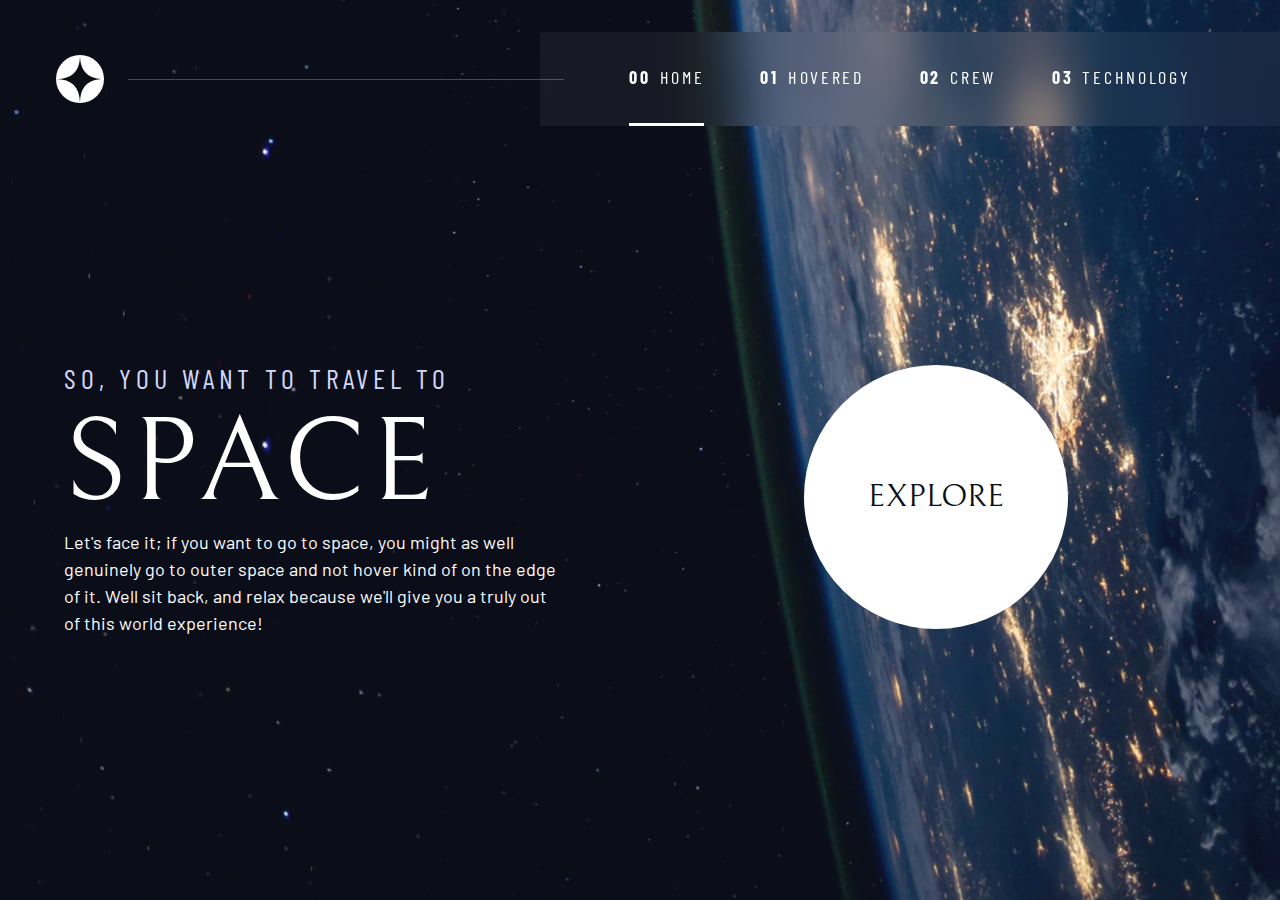
<file: index.html>
<!DOCTYPE html>
<html lang="en">
<head>
    <meta charset="UTF-8">
    <meta http-equiv="X-UA-Compatible" content="IE=edge">
    <meta name="viewport" content="width=device-width, initial-scale=1.0">
    <title>Frontend Mentor | Space tourism website</title>
    <link rel="icon" type="image/png" sizes="32x32" href="./assets/favicon-32x32.png">

    <!-- Google fonts -->
    <link rel="preconnect" href="https://fonts.googleapis.com">
    <link rel="preconnect" href="https://fonts.gstatic.com" crossorigin>
    <link href="https://fonts.googleapis.com/css2?family=Barlow+Condensed:wght@400;700&family=Bellefair&family=Barlow:wght@400;700&display=swap" rel="stylesheet">
    
    <!-- Mi hoja de estilos -->
    <link rel="stylesheet" href="index.css">

</head>
<body class="home">
    <header class="primary-header flex">
        <div>
            <img src="./assets/shared/logo.svg" alt="space tourism logo" class="logo">
        </div>
        <nav>
            <ul class="primary-navigation underline-indicators flex">
                <li class="active"><a class="ff-sans-cond uppercase text-white letter-spacing-2" href="index.html"><span>00</span>Home</a></li>
                <li><a class="ff-sans-cond uppercase text-white letter-spacing-2" href="destination.html"><span>01</span>Hovered</a></li>
                <li><a class="ff-sans-cond uppercase text-white letter-spacing-2" href="crew.html"><span>02</span>Crew</a></li>
                <li><a class="ff-sans-cond uppercase text-white letter-spacing-2" href="technology.html"><span>03</span>Technology</a></li>
            </ul>
        </nav>
    </header>

 
    <div class="grid-container">
        <div>
            <h1 class="text-accent fs-500 ff-sans-cond uppercase letter-spacing-1">So, you want to travel to
            <span class="fs-900 ff-serif text-white">Space</span></h1>
            <p>Let's face it; if you want to go to space, you might as well genuinely go to outer space and not hover kind of on the edge of it. Well sit back, and relax because we'll give you a truly out of this world experience! </p>
        </div>
        <div>
            <a href="#" class="large-button uppercase ff-serif fs-600 text-dark bg-white">Explore</a>
        </div>
        
    </div>

</body> 
</html>
</file>
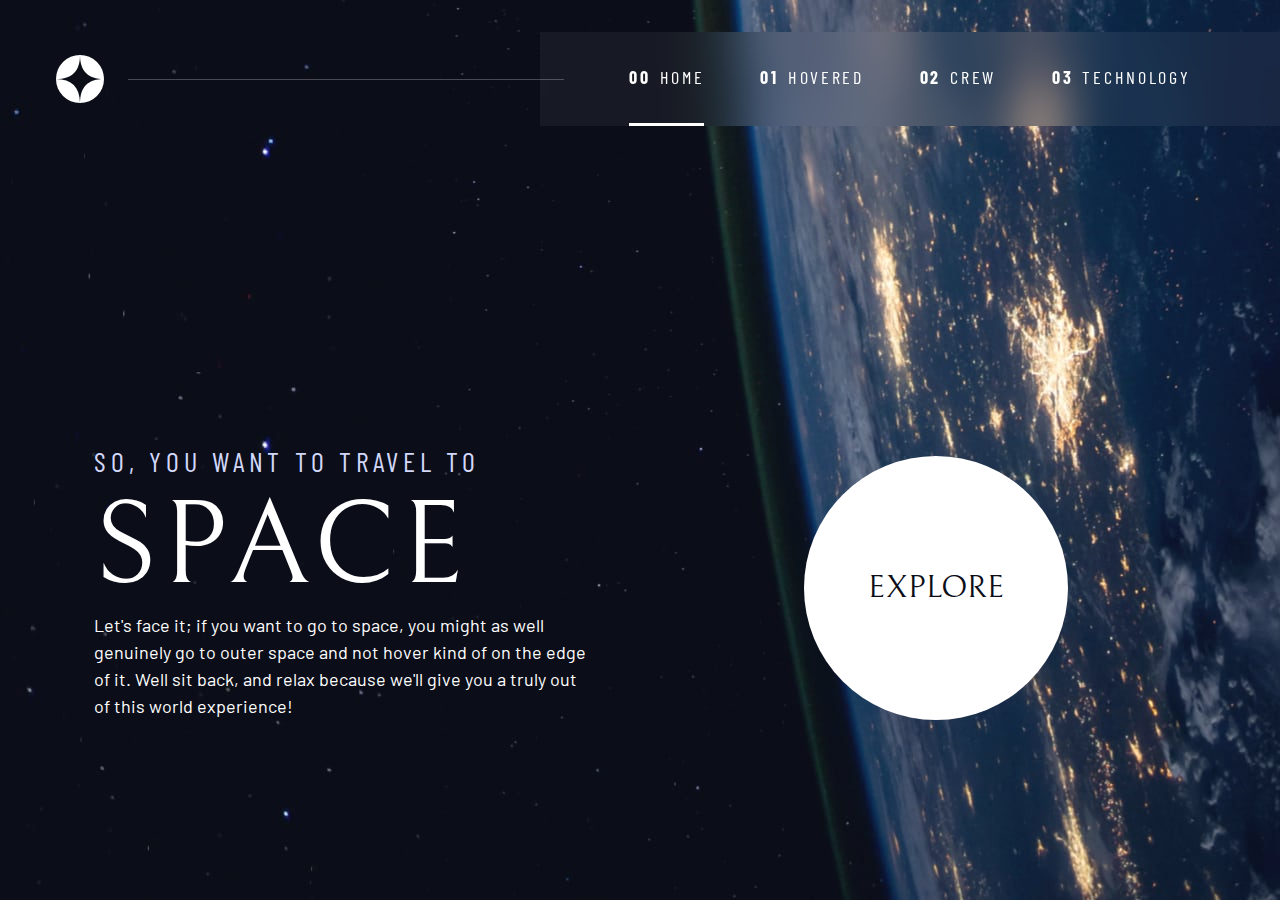
<file: home.html>
<!DOCTYPE html>
<html lang="en">
<head>
    <meta charset="UTF-8">
    <meta http-equiv="X-UA-Compatible" content="IE=edge">
    <meta name="viewport" content="width=device-width, initial-scale=1.0">
    <title>Frontend Mentor | Space tourism website</title>
    <link rel="icon" type="image/png" sizes="32x32" href="./assets/favicon-32x32.png">

    <!-- Google fonts -->
    <link rel="preconnect" href="https://fonts.googleapis.com">
    <link rel="preconnect" href="https://fonts.gstatic.com" crossorigin>
    <link href="https://fonts.googleapis.com/css2?family=Barlow+Condensed:wght@400;700&family=Bellefair&family=Barlow:wght@400;700&display=swap" rel="stylesheet">
    
    <!-- Mi hoja de estilos -->
    <link rel="stylesheet" href="index.css">

    <!-- Mi hoja de scripts -->
    <script src="index.js" defer></script>
</head>
<body class="home">
    <a class="skip-to-content" href="#main">Skip to content</a>
    <header class="primary-header flex">
        <div>
            <img src="./assets/shared/logo.svg" alt="space tourism logo" class="logo">
        </div>
        <button id="mobile-nav-toggle" class="mobile-nav-toggle" aria-controls="primary-navigation"><span class="sr-only" aria-expanded="false">Menu</span></button>
        <nav>
            <ul id="primary-navigation" mostrar-menu-mobile="false" class="primary-navigation underline-indicators flex">
                <li class="active"><a class="ff-sans-cond uppercase text-white letter-spacing-2" href="home.html"><span aria-hidden="true">00</span>Home</a></li>
                <li><a class="ff-sans-cond uppercase text-white letter-spacing-2" href="destination.html"><span aria-hidden="true">01</span>Hovered</a></li>
                <li><a class="ff-sans-cond uppercase text-white letter-spacing-2" href="crew.html"><span aria-hidden="true">02</span>Crew</a></li>
                <li><a class="ff-sans-cond uppercase text-white letter-spacing-2" href="technology.html"><span aria-hidden="true">03</span>Technology</a></li>
            </ul>
        </nav>
    </header>
 
    <main id="main" class="grid-container grid-container--home">
        <div>
            <h1 class="text-accent fs-500 ff-sans-cond uppercase letter-spacing-1">So, you want to travel to
            <span class="d-block fs-900 ff-serif text-white">Space</span></h1>
            <p>Let's face it; if you want to go to space, you might as well genuinely go to outer space and not hover kind of on the edge of it. Well sit back, and relax because we'll give you a truly out of this world experience! </p>
        </div>
        <div>
            <a href="#" class="large-button uppercase ff-serif fs-600 text-dark bg-white">Explore</a>
        </div>
    </main>

</body> 
</html>
</file>
<file: index.css>
/* ------------------------- */
/* --- Custom properties --- */
/* ------------------------- */

:root {
    /* colors */
    --clr-dark: 230 35% 7%;
    --clr-light: 231 77% 90%;
    --clr-white: 0 0% 100%;

    /* font-sizes for Mobiles */
    --fs-900: clamp(5rem, 8vw + 1rem, 9.375rem);
    --fs-800: 3.5rem;
    --fs-700: 1.5rem;
    --fs-600: 1rem;
    --fs-500: 1rem;
    --fs-400: 0.9375rem;
    --fs-300: 1rem;
    --fs-200: 0.875rem;

    /* font-families */
    --ff-serif: "Bellefair", serif;
    --ff-sans-cond: "Barlow Condensed", sans-serif;
    --ff-sans-normal: "Barlow", sans-serif;
}

@media (min-width: 35em) {
  :root {
    /* font-sizes for Tablets */
      --fs-800: 5rem;
      --fs-700: 2.5rem;
      --fs-600: 1.5rem;
      --fs-500: 1.25rem;
      --fs-400: 1rem;
  }
}

@media (min-width: 45em) {
  :root {
      /* font-sizes for PC */
      --fs-800: 6.25rem;
      --fs-700: 3.5rem;
      --fs-600: 2rem;
      --fs-500: 1.75rem;
      --fs-400: 1.125rem;
  }
}



/* --------------------- */
/* --- Reset Classes --- */
/* --------------------- */

/* Box sizing rules */
*,
*::before,
*::after {
  box-sizing: border-box;
}

/* Reset margins */
body,
h1,
h2,
h3,
h4,
h5,
p,
figure,
picture {
    margin: 0; 
}

h1,
h2,
h3,
h4,
h5,
h6,
p {
    font-weight: 400;
}



/* Remove list styles on ul, ol elements with a list role, which suggests default styling will be removed */
ul[role='list'],
ol[role='list'] {
  list-style: none;
}

/* Set core root defaults */
html:focus-within {
  scroll-behavior: smooth;
}

/* Set core body defaults */
body {
  font-family: var(--ff-sans-normal);
  font-size: var(--fs-400);
  color: hsl( var(--clr-white) );
  background-color: hsl( var(--clr-dark) );
  line-height: 1.5;
  min-height: 100vh;
  
  display: grid;
  grid-template-rows: min-content 1fr;
  
  overflow-x: hidden;
}

/* A elements that don't have a class get default styles */
a:not([class]) {
  text-decoration-skip-ink: auto;
}

/* Make images easier to work with */
img,
picture {
  max-width: 100%;
  display: block;
}

/* Inherit fonts for inputs and buttons */
input,
button,
textarea,
select {
  font: inherit;
}

/* Remove all animations, transitions and smooth scroll for people that prefer not to see them */
@media (prefers-reduced-motion: reduce) {
  html:focus-within {
   scroll-behavior: auto;
  }
  
  *,
  *::before,
  *::after {
    animation-duration: 0.01ms !important;
    animation-iteration-count: 1 !important;
    transition-duration: 0.01ms !important;
    scroll-behavior: auto !important;
  }
}



/* ----------------------- */
/* --- Utility Classes --- */
/* ----------------------- */

.flex {
    display: flex;
    gap: var(--gap, 1rem);
}

.grid {
  display: grid;
  gap: var(--gap, 1rem);
}

.grow {
  flex-grow: var(--grow, 1);
}

.d-block {
  display: block;
}

.childs-m-top > *:where(:not(:first-child)) {
  margin-top: var(--childs-m-top-space, 1rem);
}

.childs-m-top--space-small {
  --childs-m-top-space: .75rem;
}

.container {
    padding-inline: 2em;
    margin-inline: auto;
    max-width: 80rem;
}

.grid-container {
    text-align: center;
    display: grid;
    place-items: center;
    padding-inline: 1rem;
    padding-bottom: 4rem;
}

.grid-container p:not([class]) {
  max-width: 50ch;
}


@media (min-width: 45rem) {
    .grid-container {
      text-align: left;
      column-gap: var(--container-gap, 2rem);
      grid-template-columns: minmax(1rem, 1fr) repeat(2, minmax(0, 40rem)) minmax(1rem, 1fr);
    }

    .grid-container > *:first-child{
      grid-column: 2;
    }

    .grid-container > *:last-child{
      grid-column: 3;
    }

    .grid-container--home {
      padding-bottom: max(6rem, 20vh);
      align-items: end;
    }
}

.container > section {
  margin-top: 6rem;
}

.colors-section-show {
  padding: 3rem 1rem 1rem;
  border: 1px solid white;
}

.sr-only {
  position: absolute; 
  width: 1px;
  height: 1px;
  padding: 0;
  margin: -1px; 
  overflow: hidden;
  clip: rect(0, 0, 0, 0);
  white-space: nowrap; /* added line */
  border: 0;
}

.skip-to-content {
  position: absolute;
  z-index: 9999;
  background: hsl( var(--clr-white) );
  color: hsl( var(--clr-dark) ); 
  padding: .5em 1em;
  margin-inline: auto;
  transform: translateY(-100%);
  transition: transform 250ms ease-in;
}

.skip-to-content:focus {
  transform: translateY(0);
}



/* -------------- */
/* --- Colors --- */
/* -------------- */

.bg-dark {background-color: hsl( var(--clr-dark) );}
.bg-accent {background-color: hsl( var(--clr-light) );}
.bg-white {background-color: hsl( var(--clr-white) );}

.text-dark {color: hsl( var(--clr-dark) );}
.text-accent {color: hsl( var(--clr-light) );}
.text-white {color: hsl( var(--clr-white) );}



/* ------------------ */
/* --- typography --- */
/* ------------------ */

.ff-serif { font-family: var(--ff-serif); } 
.ff-sans-cond { font-family: var(--ff-sans-cond); } 
.ff-sans-normal { font-family: var(--ff-sans-normal); } 

.letter-spacing-1 { letter-spacing: 4.75px; } 
.letter-spacing-2 { letter-spacing: 2.7px; } 
.letter-spacing-3 { letter-spacing: 2.35px; } 

.uppercase { text-transform: uppercase; }

.fs-900 { font-size: var(--fs-900); }
.fs-800 { font-size: var(--fs-800); }
.fs-700 { font-size: var(--fs-700); }
.fs-600 { font-size: var(--fs-600); }
.fs-500 { font-size: var(--fs-500); }
.fs-400 { font-size: var(--fs-400); }
.fs-300 { font-size: var(--fs-300); }
.fs-200 { font-size: var(--fs-200); }

.fs-900,
.fs-800,
.fs-700,
.fs-600 {
    line-height: 1.1;
}



/* Tipografía por etiqueta */
body {
  line-height: 1.5;
  font-family: var(--ff-sans-normal);
  font-size: var(--fs-400);
}

h1, h2, h3, h4, h5, h6, p {
  font-weight: 400;
}



/* Tipografía por utility class */
.numbered-title {
  font-family: var(--ff-sans-cond);
  font-size: var(--fs-500);
  text-transform: uppercase;
  letter-spacing: 4.72px; 
}

.numbered-title > span {
  margin-right: .5em;
  font-weight: 700;
  color: hsl( var(--clr-white) / .25);
}

/* ------------------ */
/* --- Components --- */
/* ------------------ */

.large-button {
  font-size: 2rem;
  position: relative;
  z-index: 1;
  display: inline-grid;
  place-items: center;
  padding: 0 2em;
  border-radius: 50%;
  aspect-ratio: 1;
  text-decoration: none;
}

.large-button::after {
  content: '';
  position: absolute;
  z-index: -1;
  width: 100%;
  height: 100%;
  background: hsl( var(--clr-white) / .1);
  border-radius: 50%;
  opacity: 0;
  transition: opacity 500ms linear, transform 750ms ease-in-out;
}

.large-button:hover::after,
.large-button:focus::after {
  opacity: 1;
  transform: scale(1.5);
}


/* primary-header */

.logo {
  margin: 1.5rem clamp(1.5rem, 5vw, 3.5rem);
}

.primary-header {
  justify-content: space-between;
  align-items: center;
}


/* primary-navigation */

.primary-navigation {
  --gap: clamp(1.5rem, 5vw, 3.5rem);
  --underline-gap: 2rem;
  list-style: none;
  padding: 0;
  padding-inline: clamp(3rem, 7vw, 7rem);
  margin: 0;
  background: hsl( var(--clr-white) / 0.05);
  backdrop-filter: blur(1.5rem);
}

.primary-navigation a {
  text-decoration: none;
}

.primary-navigation a > span {
  font-weight: 700;
  margin-right: .5em;
}


/* CSS para el menú del celular */

.mobile-nav-toggle {
  display: none;
}


@media (max-width: 35rem) {
  .primary-navigation {
    --underline-gap: 1rem;
    position: fixed;
    z-index: 1000;
    flex-direction: column;
    inset: 0 0 0 30%;
    padding: min(20rem, 15vh) 2rem;
    transform: translateX(100%);
    transition: transform 500ms ease-in-out;
  }

  .primary-navigation[mostrar-menu-mobile="true"] {
    transform: translateX(0);
  }

  .primary-navigation.underline-indicators > * {
    border: 0;
  }

  .mobile-nav-toggle {
    display: block;
    position: absolute;
    z-index: 1001;
    right: 1rem;
    top: 2rem;
    background: none;
    background-image: url(./assets/shared/icon-hamburger.svg);
    background-repeat: no-repeat;
    background-position: center;
    width: 1.5rem;
    aspect-ratio: 1;
    border: 0;
  }

  .mobile-nav-toggle[aria-expanded="true"] {
    background-image: url(./assets/shared/icon-close.svg);
  }

  .mobile-nav-toggle:focus-visible {
    outline: 5px solid white;
    outline-offset: 5px;
  }

}


/* Para desaparecer los números del menú del Nav en las tablets */
@media (min-width: 35em) and (max-width: 44.9999em) {
  .primary-navigation a > span {
      display: none;
  }
}


/* Para el Nav de Large-Devices */
@media (min-width: 45em) {
    
  .primary-header::after {
      content: '';
      z-index: 1;
      height: 1px;
      width: 100%;
      margin-right: -2.5rem;
      background: hsl( var(--clr-white) / .25);
  }
  
  nav {
    order: 1;
    margin-block: 2rem;
  }

}


.underline-indicators > * {
  cursor: pointer;
  padding: var(--underline-gap, .5rem) 0;
  border: 0;
  background-color: transparent;
  border-bottom: .2rem solid hsl( var(--clr-white) / 0 );
}

.underline-indicators > *:hover,
.underline-indicators > *:focus {
  border-color: hsl( var(--clr-white) / .5);
}

.underline-indicators > .active,
.underline-indicators > [aria-selected="true"] {
  color: hsl( var(--clr-white) / 1);
  border-color: hsl( var(--clr-white) / 1); 
}

.gap-tab-list {
  --gap: 2rem;
}

.dot-indicators > * {
  cursor: pointer;
  padding: .5em;
  border: 0;
  border-radius: 50%;
  background-color: hsl( var(--clr-white) / .25);
}

.dot-indicators > *:hover,
.dot-indicators > *:focus { 
  background-color: hsl( var(--clr-white) / .5);
}

.dot-indicators > [aria-selected="true"] {
  background-color: hsl( var(--clr-white) / 1); 
}


.numbers > * {
  cursor: pointer;
  border: 0.1;
  border-color: hsl( var(--clr-white) / 0.25);
  width: 3em;
  aspect-ratio: 1;
  border-radius: 50%;
  background-color: transparent;
  gap: 1em;
}

.numbers > *:hover,
.numbers > *:focus { 
  border-color: hsl( var(--clr-white) / 1);
}

.numbers > [aria-selected="true"] {
  background-color: hsl( var(--clr-white) / 1); 
}

/* -------------------------------- */
/* --- Page specific background --- */
/* -------------------------------- */

body {
  background-size: cover;
  background-position: bottom center;
}


/* --- Página Home --- */
.home {
  background-image: url(./assets/home/background-home-mobile.jpg);
}

@media (min-width: 35rem) {
  .home {
      background-position: center center;
      background-image: url(./assets/home/background-home-tablet.jpg);
  }
}

@media (min-width: 45rem) {
  .home {
      background-image: url(./assets/home/background-home-desktop.jpg);
  }
}
</file>
